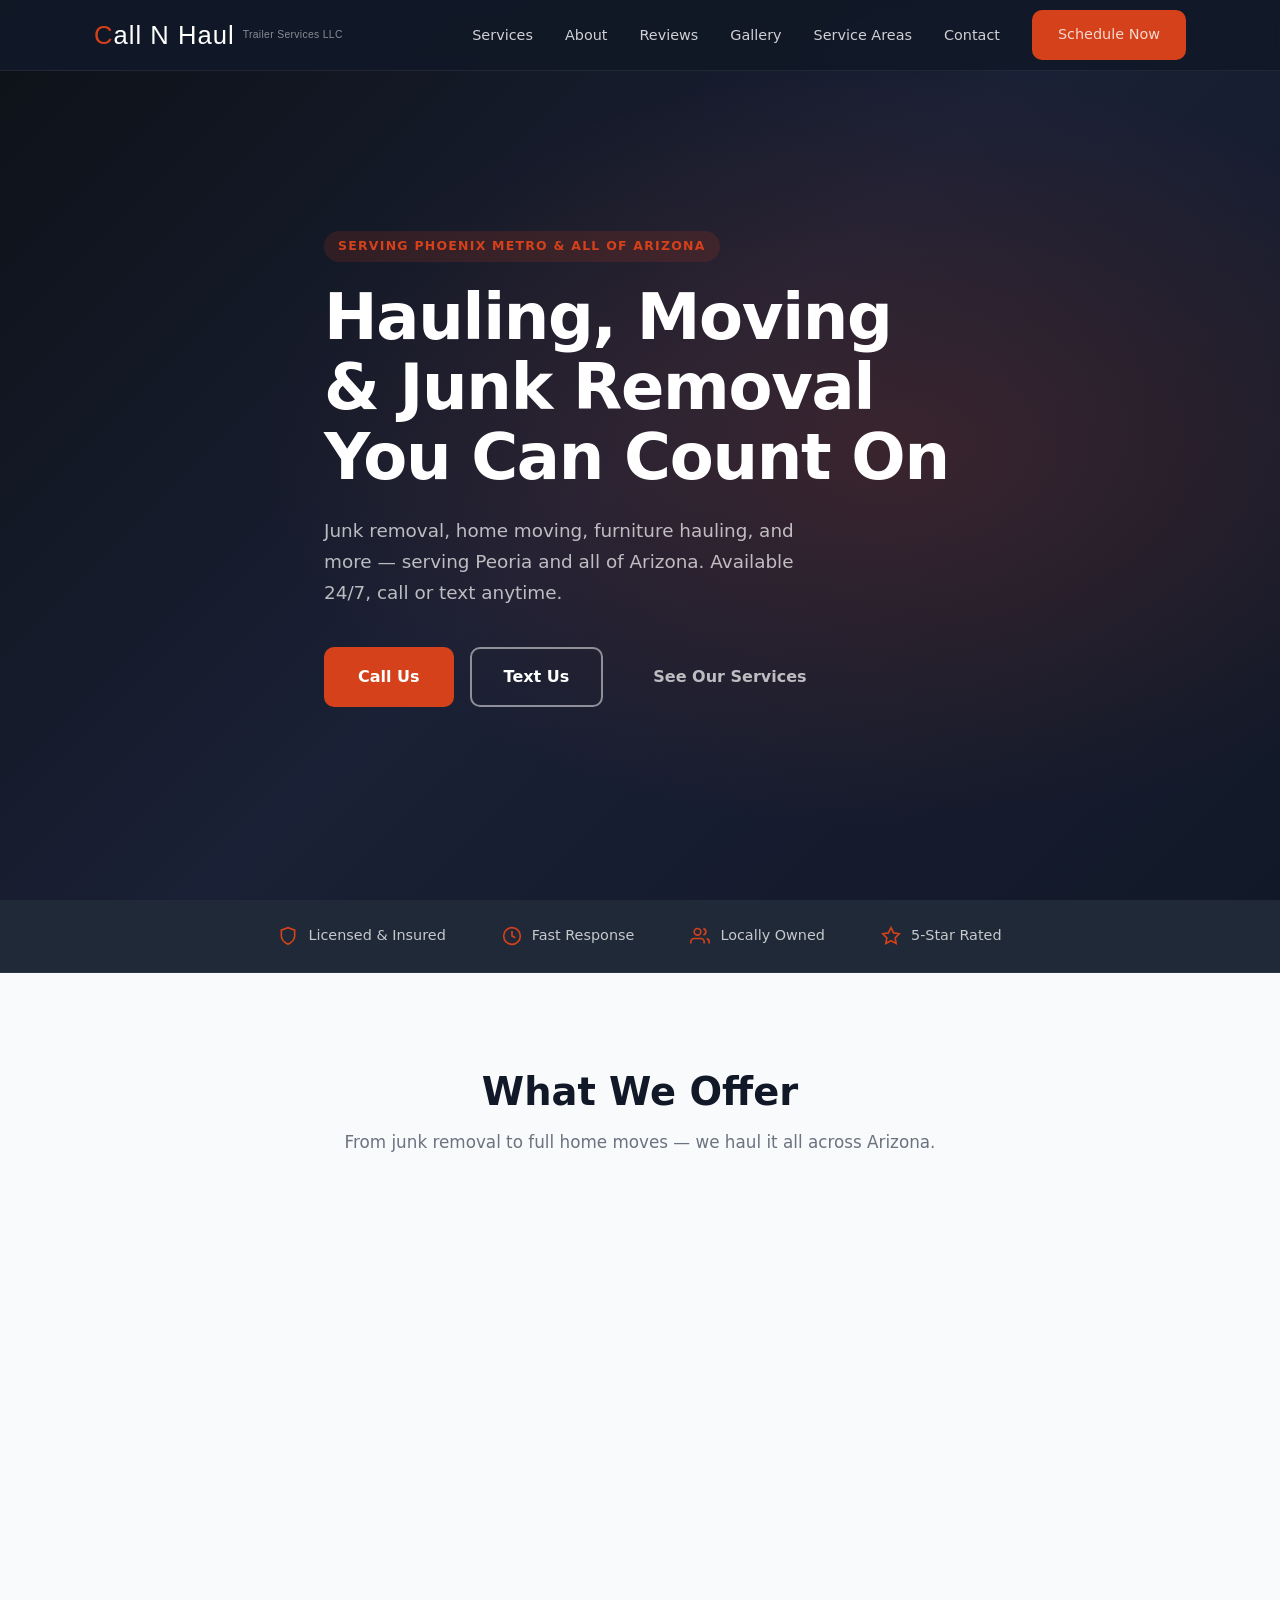
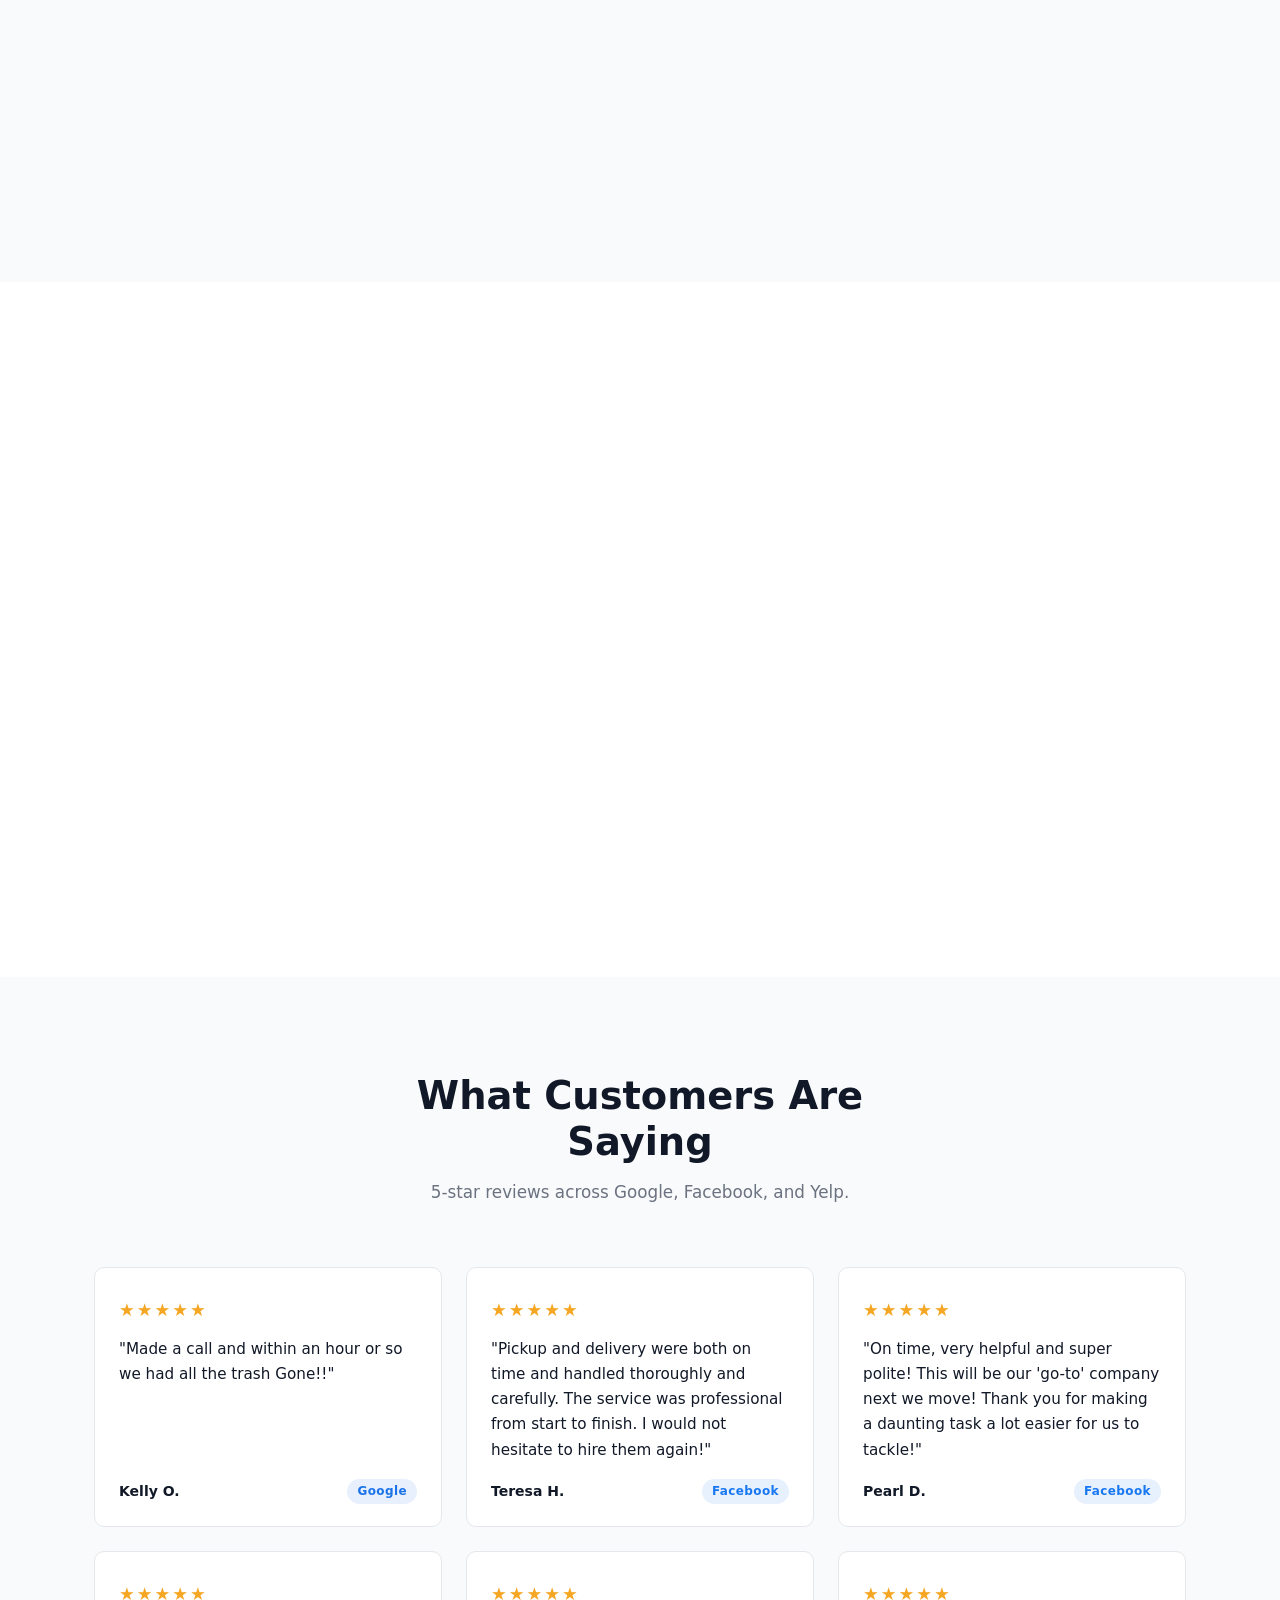
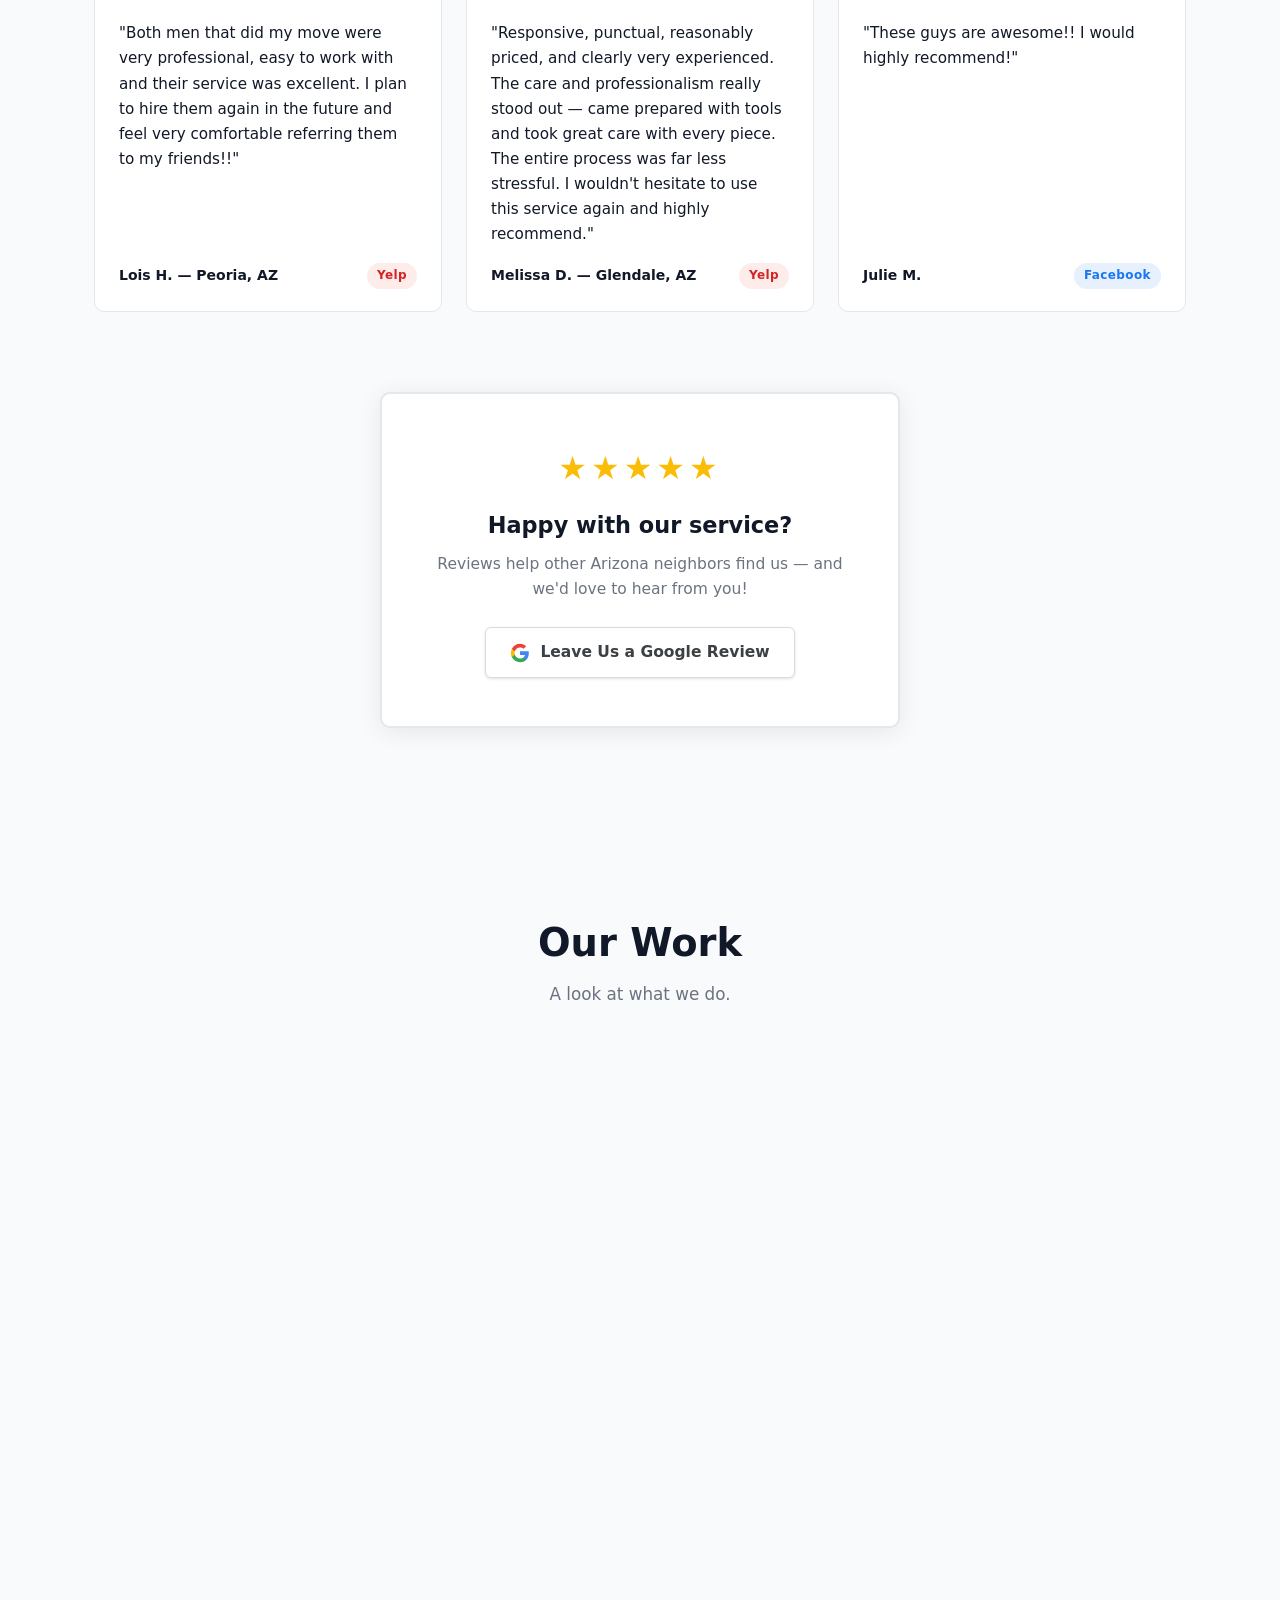
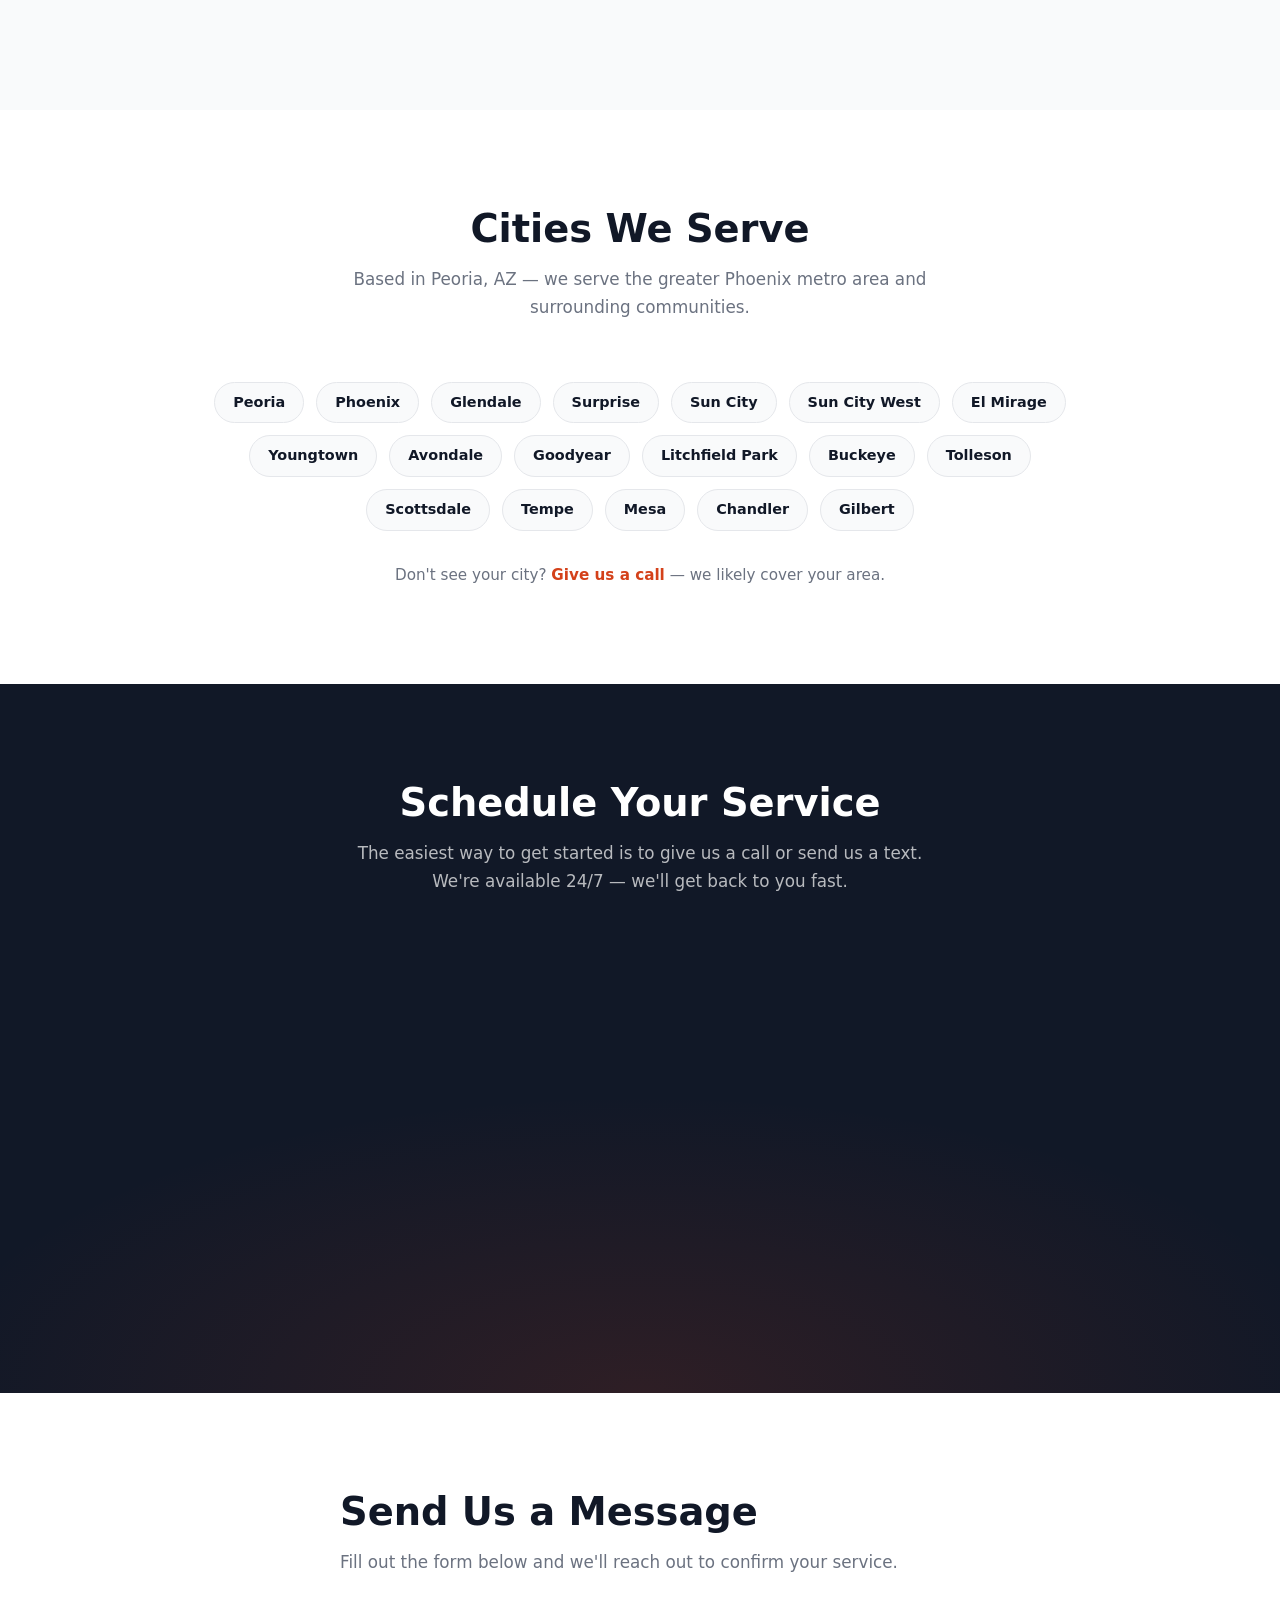
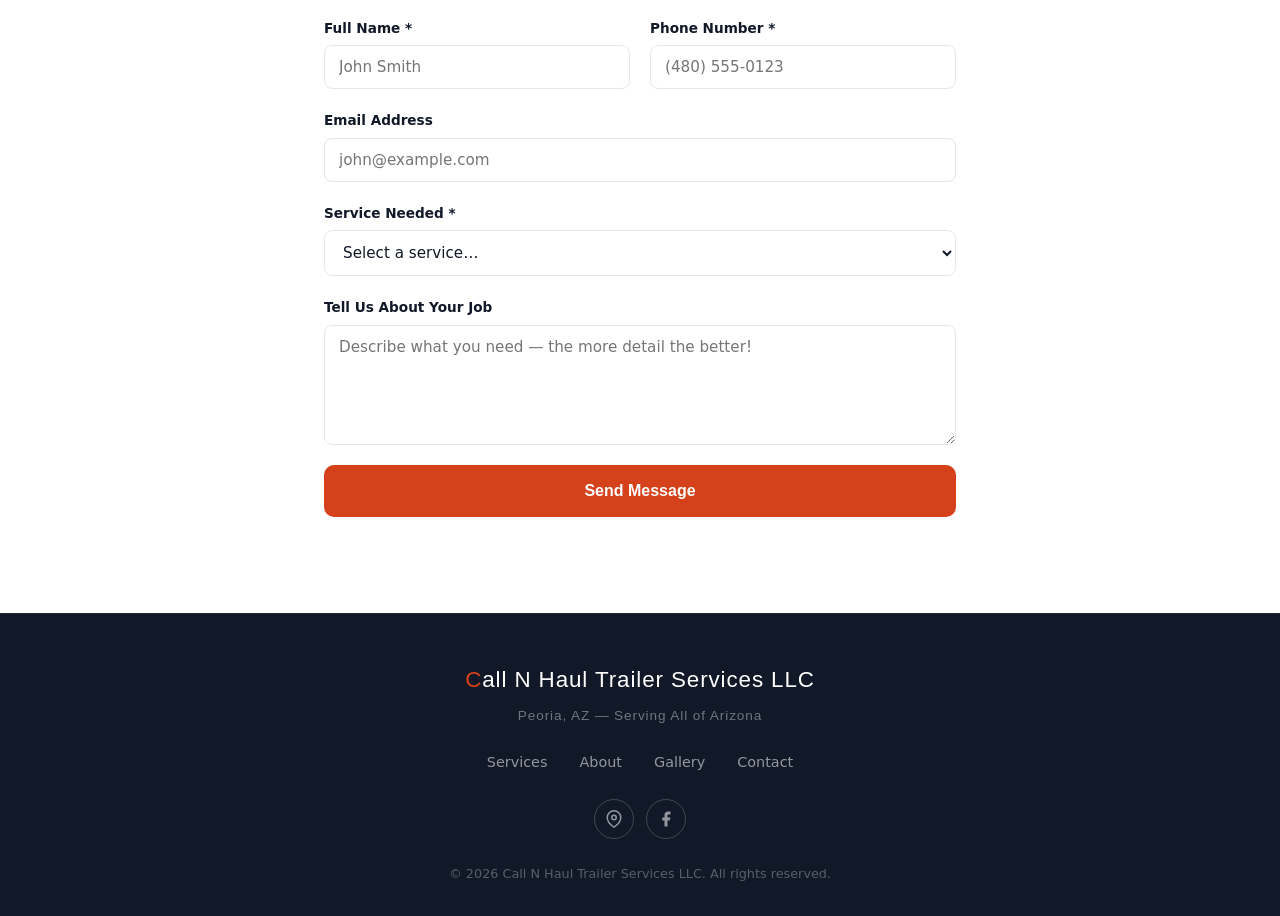
<file: index.html>
<!DOCTYPE html>
<html lang="en">
<head>
  <meta charset="UTF-8" />
  <meta name="viewport" content="width=device-width, initial-scale=1.0" />
  <meta name="description" content="Call N Haul Trailer Services LLC – Junk removal, home moving, furniture hauling, and more. Based in Peoria, AZ, serving all of Arizona. Available 24/7." />
  <meta name="robots" content="index, follow" />
  <meta name="referrer" content="strict-origin-when-cross-origin" />
  <meta name="keywords" content="junk removal Peoria AZ, hauling services Arizona, furniture moving Peoria AZ, home moving Arizona, debris removal, moving company Peoria AZ, same-day hauling, trailer services Arizona" />
  <meta name="author" content="Call N Haul Trailer Services LLC" />
  <meta name="geo.region" content="US-AZ" />
  <meta name="geo.placename" content="Peoria, Arizona" />
  <meta name="geo.position" content="33.5806;-112.2374" />
  <meta name="ICBM" content="33.5806, -112.2374" />
  <!-- Google Search Console: replace content value with your verification code from Search Console -->
  <!-- <meta name="google-site-verification" content="YOUR_VERIFICATION_CODE_HERE" /> -->
  <title>Junk Removal &amp; Hauling Services in Peoria, AZ | Call N Haul Trailer Services</title>
  <link rel="canonical" href="https://www.callnhaulaz.com/" />
  <link rel="shortcut icon" href="favicon.ico" />
  <link rel="icon" type="image/png" sizes="16x16" href="images/favicon-16x16.png" />
  <link rel="icon" type="image/png" sizes="32x32" href="images/favicon-32x32.png" />
  <link rel="icon" type="image/png" sizes="48x48" href="images/favicon-48x48.png" />
  <link rel="icon" type="image/png" sizes="192x192" href="images/favicon-192x192.png" />
  <link rel="apple-touch-icon" sizes="180x180" href="images/favicon-180x180.png" />
  <link rel="manifest" href="site.webmanifest" />

  <!-- Open Graph -->
  <meta property="og:type" content="website" />
  <meta property="og:url" content="https://www.callnhaulaz.com/" />
  <meta property="og:locale" content="en_US" />
  <meta property="og:site_name" content="Call N Haul Trailer Services" />
  <meta property="og:title" content="Junk Removal &amp; Hauling Services in Peoria, AZ | Call N Haul Trailer Services" />
  <meta property="og:description" content="Call N Haul Trailer Services LLC – Junk removal, home moving, furniture hauling, and more. Based in Peoria, AZ, serving all of Arizona. Available 24/7." />
  <meta property="og:image" content="https://www.callnhaulaz.com/images/call-n-haul-loading-dock-az.jpg" />
  <meta property="og:image:alt" content="Call N Haul Trailer Services – trailer at a job site in Peoria, AZ" />

  <!-- Twitter Card -->
  <meta name="twitter:card" content="summary_large_image" />
  <meta name="twitter:title" content="Junk Removal &amp; Hauling Services in Peoria, AZ | Call N Haul Trailer Services" />
  <meta name="twitter:description" content="Call N Haul Trailer Services LLC – Junk removal, home moving, furniture hauling, and more. Based in Peoria, AZ, serving all of Arizona. Available 24/7." />
  <meta name="twitter:image" content="https://www.callnhaulaz.com/images/call-n-haul-loading-dock-az.jpg" />

  <link rel="stylesheet" href="style.css" />
  <link rel="preconnect" href="https://fonts.googleapis.com" />
  <link rel="preconnect" href="https://fonts.gstatic.com" crossorigin />
  <link href="https://fonts.googleapis.com/css2?family=Bebas+Neue&family=Inter:wght@300;400;500;600;700&display=swap" rel="stylesheet" />

  <!-- Content Security Policy -->
  <meta http-equiv="Content-Security-Policy" content="default-src 'self'; script-src 'self'; style-src 'self' https://fonts.googleapis.com; font-src https://fonts.gstatic.com; img-src 'self' data:; connect-src 'self' https://formspree.io; object-src 'none'; base-uri 'self';" />

  <!-- Structured Data: LocalBusiness -->
  <script type="application/ld+json">
  {
    "@context": "https://schema.org",
    "@type": "LocalBusiness",
    "name": "Call N Haul Trailer Services LLC",
    "url": "https://www.callnhaulaz.com",
    "telephone": "+16238508221",
    "email": "callnhaultrailerservices@gmail.com",
    "description": "Junk removal, home moving, furniture hauling, and trailer services based in Peoria, AZ. Serving all of Arizona 24/7.",
    "address": {
      "@type": "PostalAddress",
      "addressLocality": "Peoria",
      "addressRegion": "AZ",
      "addressCountry": "US"
    },
    "areaServed": [
      {"@type": "City", "name": "Peoria", "containedInPlace": {"@type": "State", "name": "Arizona"}},
      {"@type": "City", "name": "Phoenix", "containedInPlace": {"@type": "State", "name": "Arizona"}},
      {"@type": "City", "name": "Glendale", "containedInPlace": {"@type": "State", "name": "Arizona"}},
      {"@type": "City", "name": "Surprise", "containedInPlace": {"@type": "State", "name": "Arizona"}},
      {"@type": "City", "name": "Sun City", "containedInPlace": {"@type": "State", "name": "Arizona"}},
      {"@type": "City", "name": "El Mirage", "containedInPlace": {"@type": "State", "name": "Arizona"}},
      {"@type": "City", "name": "Avondale", "containedInPlace": {"@type": "State", "name": "Arizona"}},
      {"@type": "City", "name": "Goodyear", "containedInPlace": {"@type": "State", "name": "Arizona"}},
      {"@type": "City", "name": "Buckeye", "containedInPlace": {"@type": "State", "name": "Arizona"}},
      {"@type": "City", "name": "Scottsdale", "containedInPlace": {"@type": "State", "name": "Arizona"}},
      {"@type": "City", "name": "Tempe", "containedInPlace": {"@type": "State", "name": "Arizona"}},
      {"@type": "City", "name": "Mesa", "containedInPlace": {"@type": "State", "name": "Arizona"}},
      {"@type": "City", "name": "Chandler", "containedInPlace": {"@type": "State", "name": "Arizona"}},
      {"@type": "City", "name": "Gilbert", "containedInPlace": {"@type": "State", "name": "Arizona"}}
    ],
    "openingHoursSpecification": {
      "@type": "OpeningHoursSpecification",
      "dayOfWeek": ["Monday","Tuesday","Wednesday","Thursday","Friday","Saturday","Sunday"],
      "opens": "00:00",
      "closes": "23:59"
    },
    "image": "https://www.callnhaulaz.com/images/call-n-haul-loading-dock-az.jpg",
    "sameAs": [
      "https://maps.app.goo.gl/7r7MuAvSWcdnnBJu7?g_st=ic",
      "https://www.facebook.com/share/1CQijHrCpA/?mibextid=wwXIfr"
    ],
    "aggregateRating": {
      "@type": "AggregateRating",
      "ratingValue": "5",
      "reviewCount": "6",
      "bestRating": "5"
    },
    "priceRange": "$$",
    "hasOfferCatalog": {
      "@type": "OfferCatalog",
      "name": "Hauling & Removal Services",
      "itemListElement": [
        {"@type": "Offer", "itemOffered": {"@type": "Service", "name": "Junk Removal"}},
        {"@type": "Offer", "itemOffered": {"@type": "Service", "name": "Home Moving"}},
        {"@type": "Offer", "itemOffered": {"@type": "Service", "name": "Furniture Hauling"}},
        {"@type": "Offer", "itemOffered": {"@type": "Service", "name": "Appliance Removal"}},
        {"@type": "Offer", "itemOffered": {"@type": "Service", "name": "Debris Cleanup"}},
        {"@type": "Offer", "itemOffered": {"@type": "Service", "name": "Trailer Services"}}
      ]
    }
  }
  </script>
</head>
<body>

  <!-- NAV -->
  <header class="nav-wrap">
    <nav class="nav container">
      <a href="/" class="logo">
        <span class="logo-mark">C</span>all N Haul
        <span class="logo-sub">Trailer Services LLC</span>
      </a>
      <ul class="nav-links">
        <li><a href="#services">Services</a></li>
        <li><a href="#about">About</a></li>
        <li><a href="#reviews">Reviews</a></li>
        <li><a href="#gallery">Gallery</a></li>
        <li><a href="#areas">Service Areas</a></li>
        <li><a href="#contact">Contact</a></li>
        <li><a href="#schedule" class="btn btn-primary">Schedule Now</a></li>
      </ul>
      <button class="nav-toggle" aria-label="Toggle menu">
        <span></span><span></span><span></span>
      </button>
    </nav>
  </header>

  <!-- HERO -->
  <section class="hero">
    <div class="hero-bg"></div>
    <div class="container hero-content">
      <span class="badge">Serving Phoenix Metro &amp; All of Arizona</span>
      <h1>Hauling, Moving & Junk Removal<br />You Can Count On</h1>
      <p class="hero-sub">Junk removal, home moving, furniture hauling, and more — serving Peoria and all of Arizona. Available 24/7, call or text anytime.</p>
      <div class="hero-actions">
        <a href="tel:+16238508221" class="btn btn-primary btn-lg">Call Us</a>
        <a href="sms:+16238508221?body=Hi%2C%20I%27m%20interested%20in%20your%20hauling%20services!" class="btn btn-outline btn-lg">Text Us</a>
        <a href="#services" class="btn btn-ghost btn-lg">See Our Services</a>
      </div>
    </div>
  </section>

  <!-- TRUST BAR -->
  <section class="trust-bar">
    <div class="container trust-grid">
      <div class="trust-item">
        <svg xmlns="http://www.w3.org/2000/svg" viewBox="0 0 24 24" fill="none" stroke="currentColor" stroke-width="2"><path d="M12 22s8-4 8-10V5l-8-3-8 3v7c0 6 8 10 8 10z"/></svg>
        <span>Licensed &amp; Insured</span>
      </div>
      <div class="trust-item">
        <svg xmlns="http://www.w3.org/2000/svg" viewBox="0 0 24 24" fill="none" stroke="currentColor" stroke-width="2"><circle cx="12" cy="12" r="10"/><polyline points="12 6 12 12 16 14"/></svg>
        <span>Fast Response</span>
      </div>
      <div class="trust-item">
        <svg xmlns="http://www.w3.org/2000/svg" viewBox="0 0 24 24" fill="none" stroke="currentColor" stroke-width="2"><path d="M17 21v-2a4 4 0 0 0-4-4H5a4 4 0 0 0-4 4v2"/><circle cx="9" cy="7" r="4"/><path d="M23 21v-2a4 4 0 0 0-3-3.87"/><path d="M16 3.13a4 4 0 0 1 0 7.75"/></svg>
        <span>Locally Owned</span>
      </div>
      <div class="trust-item">
        <svg xmlns="http://www.w3.org/2000/svg" viewBox="0 0 24 24" fill="none" stroke="currentColor" stroke-width="2"><polygon points="12 2 15.09 8.26 22 9.27 17 14.14 18.18 21.02 12 17.77 5.82 21.02 7 14.14 2 9.27 8.91 8.26 12 2"/></svg>
        <span>5-Star Rated</span>
      </div>
    </div>
  </section>

  <!-- SERVICES -->
  <section id="services" class="section services">
    <div class="container">
      <div class="section-header">
        <h2>What We Offer</h2>
        <p>From junk removal to full home moves — we haul it all across Arizona.</p>
      </div>
      <div class="services-grid">

        <div class="service-card">
          <div class="service-icon">
            <svg xmlns="http://www.w3.org/2000/svg" viewBox="0 0 24 24" fill="none" stroke="currentColor" stroke-width="2"><polyline points="3 6 5 6 21 6"/><path d="M19 6l-1 14H6L5 6"/><path d="M10 11v6"/><path d="M14 11v6"/><path d="M9 6V4h6v2"/></svg>
          </div>
          <h3>Junk Removal</h3>
          <p>Clearing out clutter, old furniture, appliances, or debris? We haul it away fast and affordably.</p>
        </div>

        <div class="service-card">
          <div class="service-icon">
            <svg xmlns="http://www.w3.org/2000/svg" viewBox="0 0 24 24" fill="none" stroke="currentColor" stroke-width="2"><rect x="1" y="3" width="15" height="13"/><polygon points="16 8 20 8 23 11 23 16 16 16 16 8"/><circle cx="5.5" cy="18.5" r="2.5"/><circle cx="18.5" cy="18.5" r="2.5"/></svg>
          </div>
          <h3>Home Moving</h3>
          <p>Full home moves handled with care. We load, haul, and unload so you don't have to stress.</p>
        </div>

        <div class="service-card">
          <div class="service-icon">
            <svg xmlns="http://www.w3.org/2000/svg" viewBox="0 0 24 24" fill="none" stroke="currentColor" stroke-width="2"><path d="M17 21v-2a4 4 0 0 0-4-4H5a4 4 0 0 0-4 4v2"/><circle cx="9" cy="7" r="4"/><path d="M23 21v-2a4 4 0 0 0-3-3.87"/><path d="M16 3.13a4 4 0 0 1 0 7.75"/></svg>
          </div>
          <h3>Moving Assistance</h3>
          <p>Need an extra set of hands? We help with loading, unloading, and heavy lifting on any move.</p>
        </div>

        <div class="service-card">
          <div class="service-icon">
            <svg xmlns="http://www.w3.org/2000/svg" viewBox="0 0 24 24" fill="none" stroke="currentColor" stroke-width="2"><path d="M3 9l9-7 9 7v11a2 2 0 0 1-2 2H5a2 2 0 0 1-2-2z"/><polyline points="9 22 9 12 15 12 15 22"/></svg>
          </div>
          <h3>Furniture Moving</h3>
          <p>Couches, beds, dressers — we move furniture carefully whether it's across town or across the state.</p>
        </div>

        <div class="service-card">
          <div class="service-icon">
            <svg xmlns="http://www.w3.org/2000/svg" viewBox="0 0 24 24" fill="none" stroke="currentColor" stroke-width="2"><path d="M6 2L3 6v14a2 2 0 0 0 2 2h14a2 2 0 0 0 2-2V6l-3-4z"/><line x1="3" y1="6" x2="21" y2="6"/><path d="M16 10a4 4 0 0 1-8 0"/></svg>
          </div>
          <h3>Facebook Marketplace Pickups</h3>
          <p>Scored a deal but can't haul it yourself? We pick up your Facebook Marketplace finds and deliver them to your door.</p>
        </div>

        <div class="service-card">
          <div class="service-icon">
            <svg xmlns="http://www.w3.org/2000/svg" viewBox="0 0 24 24" fill="none" stroke="currentColor" stroke-width="2"><polygon points="12 2 15.09 8.26 22 9.27 17 14.14 18.18 21.02 12 17.77 5.82 21.02 7 14.14 2 9.27 8.91 8.26 12 2"/></svg>
          </div>
          <h3>Real Estate Staging</h3>
          <p>Getting a property market-ready? We move and arrange furniture to make your listing shine.</p>
        </div>

      </div>
    </div>
  </section>

  <!-- ABOUT -->
  <section id="about" class="section about">
    <div class="container about-grid">
      <div class="about-image">
        <img src="images/full-home-move-peoria-az.jpg" alt="Call N Haul full home moving service in Peoria AZ" loading="lazy">
      </div>
      <div class="about-text">
        <span class="eyebrow">About Us</span>
        <h2>Peoria's Go-To Hauling & Moving Crew</h2>
        <p>Call N Haul Trailer Services LLC is a locally owned and operated business based in Peoria, AZ, proudly serving customers across nearly all of Arizona. We built this company on one simple idea: hauling and moving services should be easy to book, fairly priced, and actually show up when they say they will.</p>
        <p>Whether you need junk cleared out, furniture moved across town, help loading a truck, or a same-day Facebook Marketplace pickup — we've got you covered. We're available 24/7 because we know life doesn't always run on a 9-to-5 schedule.</p>
        <a href="#contact" class="btn btn-primary">Get In Touch</a>
      </div>
    </div>
  </section>

  <!-- REVIEWS -->
  <section id="reviews" class="section reviews">
    <div class="container">
      <div class="section-header">
        <h2>What Customers Are Saying</h2>
        <p>5-star reviews across Google, Facebook, and Yelp.</p>
      </div>
      <div class="reviews-grid">

        <div class="review-card">
          <div class="review-stars">★★★★★</div>
          <p class="review-text">"Made a call and within an hour or so we had all the trash Gone!!"</p>
          <div class="review-author">
            <span class="review-name">Kelly O.</span>
            <span class="review-platform platform-google">Google</span>
          </div>
        </div>

        <div class="review-card">
          <div class="review-stars">★★★★★</div>
          <p class="review-text">"Pickup and delivery were both on time and handled thoroughly and carefully. The service was professional from start to finish. I would not hesitate to hire them again!"</p>
          <div class="review-author">
            <span class="review-name">Teresa H.</span>
            <span class="review-platform platform-facebook">Facebook</span>
          </div>
        </div>

        <div class="review-card">
          <div class="review-stars">★★★★★</div>
          <p class="review-text">"On time, very helpful and super polite! This will be our 'go-to' company next we move! Thank you for making a daunting task a lot easier for us to tackle!"</p>
          <div class="review-author">
            <span class="review-name">Pearl D.</span>
            <span class="review-platform platform-facebook">Facebook</span>
          </div>
        </div>

        <div class="review-card">
          <div class="review-stars">★★★★★</div>
          <p class="review-text">"Both men that did my move were very professional, easy to work with and their service was excellent. I plan to hire them again in the future and feel very comfortable referring them to my friends!!"</p>
          <div class="review-author">
            <span class="review-name">Lois H. &mdash; Peoria, AZ</span>
            <span class="review-platform platform-yelp">Yelp</span>
          </div>
        </div>

        <div class="review-card">
          <div class="review-stars">★★★★★</div>
          <p class="review-text">"Responsive, punctual, reasonably priced, and clearly very experienced. The care and professionalism really stood out — came prepared with tools and took great care with every piece. The entire process was far less stressful. I wouldn't hesitate to use this service again and highly recommend."</p>
          <div class="review-author">
            <span class="review-name">Melissa D. &mdash; Glendale, AZ</span>
            <span class="review-platform platform-yelp">Yelp</span>
          </div>
        </div>

        <div class="review-card">
          <div class="review-stars">★★★★★</div>
          <p class="review-text">"These guys are awesome!! I would highly recommend!"</p>
          <div class="review-author">
            <span class="review-name">Julie M.</span>
            <span class="review-platform platform-facebook">Facebook</span>
          </div>
        </div>

      </div>

      <!-- Leave a Review CTA -->
      <div class="leave-review-cta">
        <div class="leave-review-stars">★★★★★</div>
        <h3>Happy with our service?</h3>
        <p>Reviews help other Arizona neighbors find us — and we'd love to hear from you!</p>
        <a href="https://g.page/r/Cb1pfFIKGUSgEAE/review" target="_blank" rel="noopener noreferrer" class="btn btn-google">
          <svg xmlns="http://www.w3.org/2000/svg" viewBox="0 0 24 24" width="20" height="20" aria-hidden="true">
            <path fill="#4285F4" d="M22.56 12.25c0-.78-.07-1.53-.2-2.25H12v4.26h5.92c-.26 1.37-1.04 2.53-2.21 3.31v2.77h3.57c2.08-1.92 3.28-4.74 3.28-8.09z"/>
            <path fill="#34A853" d="M12 23c2.97 0 5.46-.98 7.28-2.66l-3.57-2.77c-.98.66-2.23 1.06-3.71 1.06-2.86 0-5.29-1.93-6.16-4.53H2.18v2.84C3.99 20.53 7.7 23 12 23z"/>
            <path fill="#FBBC05" d="M5.84 14.09c-.22-.66-.35-1.36-.35-2.09s.13-1.43.35-2.09V7.07H2.18C1.43 8.55 1 10.22 1 12s.43 3.45 1.18 4.93l3.66-2.84z"/>
            <path fill="#EA4335" d="M12 5.38c1.62 0 3.06.56 4.21 1.64l3.15-3.15C17.45 2.09 14.97 1 12 1 7.7 1 3.99 3.47 2.18 7.07l3.66 2.84c.87-2.6 3.3-4.53 6.16-4.53z"/>
          </svg>
          Leave Us a Google Review
        </a>
      </div>

    </div>
  </section>

  <!-- GALLERY -->
  <section id="gallery" class="section gallery">
    <div class="container">
      <div class="section-header">
        <h2>Our Work</h2>
        <p>A look at what we do. </p>
      </div>
      <div class="gallery-grid">
        <img src="images/call-n-haul-truck-peoria-az.jpg" alt="Call N Haul truck ready for a job in Peoria AZ" loading="lazy">
        <img src="images/furniture-hauling-peoria-az.jpg" alt="Trailer loaded with furniture for hauling in Peoria AZ" loading="lazy">
        <img src="images/large-item-delivery-arizona.jpg" alt="Large item delivery service by Call N Haul Arizona" loading="lazy">
        <img src="images/mattress-removal-arizona.jpg" alt="Mattress and furniture removal service Arizona" loading="lazy">
        <img src="images/junk-removal-truck-arizona.jpg" alt="Call N Haul junk removal truck and trailer Arizona" loading="lazy">
        <img src="images/call-n-haul-loading-dock-az.jpg" alt="Call N Haul truck and trailer at loading dock Arizona" loading="lazy">
      </div>
    </div>
  </section>

  <!-- SERVICE AREAS -->
  <section id="areas" class="section service-areas">
    <div class="container">
      <div class="section-header">
        <h2>Cities We Serve</h2>
        <p>Based in Peoria, AZ — we serve the greater Phoenix metro area and surrounding communities.</p>
      </div>
      <div class="areas-grid">
        <span class="area-tag">Peoria</span>
        <span class="area-tag">Phoenix</span>
        <span class="area-tag">Glendale</span>
        <span class="area-tag">Surprise</span>
        <span class="area-tag">Sun City</span>
        <span class="area-tag">Sun City West</span>
        <span class="area-tag">El Mirage</span>
        <span class="area-tag">Youngtown</span>
        <span class="area-tag">Avondale</span>
        <span class="area-tag">Goodyear</span>
        <span class="area-tag">Litchfield Park</span>
        <span class="area-tag">Buckeye</span>
        <span class="area-tag">Tolleson</span>
        <span class="area-tag">Scottsdale</span>
        <span class="area-tag">Tempe</span>
        <span class="area-tag">Mesa</span>
        <span class="area-tag">Chandler</span>
        <span class="area-tag">Gilbert</span>
      </div>
      <p class="areas-note">Don't see your city? <a href="tel:+16238508221">Give us a call</a> — we likely cover your area.</p>
    </div>
  </section>

  <!-- SCHEDULE / CONTACT -->
  <section id="schedule" class="section schedule">
    <div class="container">
      <div class="section-header light">
        <h2>Schedule Your Service</h2>
        <p>The easiest way to get started is to give us a call or send us a text. We're available 24/7 — we'll get back to you fast.</p>
      </div>
      <div class="schedule-grid">
        <div class="contact-card">
          <svg xmlns="http://www.w3.org/2000/svg" viewBox="0 0 24 24" fill="none" stroke="currentColor" stroke-width="2"><path d="M22 16.92v3a2 2 0 0 1-2.18 2 19.79 19.79 0 0 1-8.63-3.07A19.5 19.5 0 0 1 4.69 12 19.79 19.79 0 0 1 1.61 3.42 2 2 0 0 1 3.6 1h3a2 2 0 0 1 2 1.72c.127.96.361 1.903.7 2.81a2 2 0 0 1-.45 2.11L7.91 8.36a16 16 0 0 0 6 6l.92-.92a2 2 0 0 1 2.11-.45c.907.339 1.85.573 2.81.7A2 2 0 0 1 22 16.92z"/></svg>
          <h3>Call or Text</h3>
          <div class="contact-call-text">
            <a href="tel:+16238508221" class="contact-link" aria-label="Call us at (623) 850-8221">
              <svg xmlns="http://www.w3.org/2000/svg" viewBox="0 0 24 24" fill="none" stroke="currentColor" stroke-width="2" aria-hidden="true" width="16" height="16"><path d="M22 16.92v3a2 2 0 0 1-2.18 2 19.79 19.79 0 0 1-8.63-3.07A19.5 19.5 0 0 1 4.69 12 19.79 19.79 0 0 1 1.61 3.38 2 2 0 0 1 3.6 1.22h3a2 2 0 0 1 2 1.72 12.84 12.84 0 0 0 .7 2.81 2 2 0 0 1-.45 2.11L7.91 8.8a16 16 0 0 0 6.29 6.29l.96-.95a2 2 0 0 1 2.11-.45 12.84 12.84 0 0 0 2.81.7A2 2 0 0 1 22 16.92z"/></svg>
              Call Us
            </a>
            <a href="sms:+16238508221?body=Hi%2C%20I%27m%20interested%20in%20your%20hauling%20services!" class="contact-link" aria-label="Text us at (623) 850-8221">
              <svg xmlns="http://www.w3.org/2000/svg" viewBox="0 0 24 24" fill="none" stroke="currentColor" stroke-width="2" aria-hidden="true" width="16" height="16"><path d="M21 15a2 2 0 0 1-2 2H7l-4 4V5a2 2 0 0 1 2-2h14a2 2 0 0 1 2 2z"/></svg>
              Text Us
            </a>
          </div>
          <p>(623) 850-8221 &mdash; 24/7</p>
        </div>
        <div class="contact-card">
          <svg xmlns="http://www.w3.org/2000/svg" viewBox="0 0 24 24" fill="none" stroke="currentColor" stroke-width="2"><path d="M4 4h16c1.1 0 2 .9 2 2v12c0 1.1-.9 2-2 2H4c-1.1 0-2-.9-2-2V6c0-1.1.9-2 2-2z"/><polyline points="22,6 12,13 2,6"/></svg>
          <h3>Email Us</h3>
          <a href="mailto:callnhaultrailerservices@gmail.com" class="contact-link">callnhaultrailerservices@gmail.com</a>
          <p>We respond within 24 hours</p>
        </div>
        <div class="contact-card">
          <svg xmlns="http://www.w3.org/2000/svg" viewBox="0 0 24 24" fill="none" stroke="currentColor" stroke-width="2"><path d="M21 10c0 7-9 13-9 13s-9-6-9-13a9 9 0 0 1 18 0z"/><circle cx="12" cy="10" r="3"/></svg>
          <h3>Service Area</h3>
          <p class="contact-link">Peoria, Arizona</p>
          <p>Serving Most of AZ</p>
        </div>
        <div class="contact-card">
          <svg xmlns="http://www.w3.org/2000/svg" viewBox="0 0 24 24" fill="none" stroke="currentColor" stroke-width="2"><circle cx="12" cy="12" r="10"/><line x1="2" y1="12" x2="22" y2="12"/><path d="M12 2a15.3 15.3 0 0 1 4 10 15.3 15.3 0 0 1-4 10 15.3 15.3 0 0 1-4-10 15.3 15.3 0 0 1 4-10z"/></svg>
          <h3>Find Us Online</h3>
          <div class="contact-social-links">
            <a href="https://maps.app.goo.gl/7r7MuAvSWcdnnBJu7?g_st=ic" class="contact-link" target="_blank" rel="noopener noreferrer">Google Business</a>
            <a href="https://www.facebook.com/share/1CQijHrCpA/?mibextid=wwXIfr" class="contact-link" target="_blank" rel="noopener noreferrer">Facebook Page</a>
          </div>
        </div>
      </div>
    </div>
  </section>

  <!-- CONTACT FORM -->
  <section id="contact" class="section contact-form-section">
    <div class="container contact-form-wrap">
      <div class="section-header">
        <h2>Send Us a Message</h2>
        <p>Fill out the form below and we'll reach out to confirm your service.</p>
      </div>
      <form class="contact-form" id="contact-form" novalidate>
        <div class="form-row">
          <div class="form-group">
            <label for="name">Full Name *</label>
            <input type="text" id="name" name="name" placeholder="John Smith" autocomplete="name" required />
          </div>
          <div class="form-group">
            <label for="phone">Phone Number *</label>
            <input type="tel" id="phone" name="phone" placeholder="(480) 555-0123" autocomplete="tel" required />
          </div>
        </div>
        <div class="form-group">
          <label for="email">Email Address</label>
          <input type="email" id="email" name="email" placeholder="john@example.com" autocomplete="email" />
        </div>
        <div class="form-group">
          <label for="service">Service Needed *</label>
          <select id="service" name="service" autocomplete="off" required>
            <option value="" disabled selected>Select a service…</option>
            <option>Junk Removal</option>
            <option>Home Moving</option>
            <option>Moving Assistance</option>
            <option>Furniture Moving</option>
            <option>Facebook Marketplace Pickup</option>
            <option>Real Estate Staging</option>
            <option>Other</option>
          </select>
        </div>
        <div class="form-group">
          <label for="message">Tell Us About Your Job</label>
          <textarea id="message" name="message" rows="4" autocomplete="off" placeholder="Describe what you need — the more detail the better!"></textarea>
        </div>
        <button type="submit" class="btn btn-primary btn-lg btn-full">Send Message</button>
        <p id="form-success" class="form-success" hidden>Thanks! We'll be in touch shortly.</p>
        <p id="form-error" class="form-error" hidden>Something went wrong. Please try again or call us at <a href="tel:+16238508221">(623) 850-8221</a>.</p>
      </form>
      <noscript><p class="form-error">JavaScript is required to submit this form. Please call or text us at <a href="tel:+16238508221">(623) 850-8221</a>.</p></noscript>
    </div>
  </section>

  <!-- FOOTER -->
  <footer class="footer">
    <div class="container footer-inner">
      <div class="footer-brand">
        <span><span class="logo-mark">C</span>all N Haul Trailer Services LLC</span>
        <p>Peoria, AZ &mdash; Serving All of Arizona</p>
      </div>
      <div class="footer-links">
        <a href="#services">Services</a>
        <a href="#about">About</a>
        <a href="#gallery">Gallery</a>
        <a href="#contact">Contact</a>
      </div>
      <div class="footer-social">
        <a href="https://maps.app.goo.gl/7r7MuAvSWcdnnBJu7?g_st=ic" class="social-icon-btn" aria-label="Google Business Profile" target="_blank" rel="noopener noreferrer">
          <svg xmlns="http://www.w3.org/2000/svg" viewBox="0 0 24 24" fill="none" stroke="currentColor" stroke-width="2"><path d="M21 10c0 7-9 13-9 13s-9-6-9-13a9 9 0 0 1 18 0z"/><circle cx="12" cy="10" r="3"/></svg>
        </a>
        <a href="https://www.facebook.com/share/1CQijHrCpA/?mibextid=wwXIfr" class="social-icon-btn" aria-label="Facebook Page" target="_blank" rel="noopener noreferrer">
          <svg xmlns="http://www.w3.org/2000/svg" viewBox="0 0 24 24" fill="currentColor"><path d="M18 2h-3a5 5 0 0 0-5 5v3H7v4h3v8h4v-8h3l1-4h-4V7a1 1 0 0 1 1-1h3z"/></svg>
        </a>
      </div>
      <p class="footer-copy">&copy; <span id="year"></span> Call N Haul Trailer Services LLC. All rights reserved.</p>
    </div>
  </footer>

  <script src="app.js"></script>
</body>
</html>
</file>
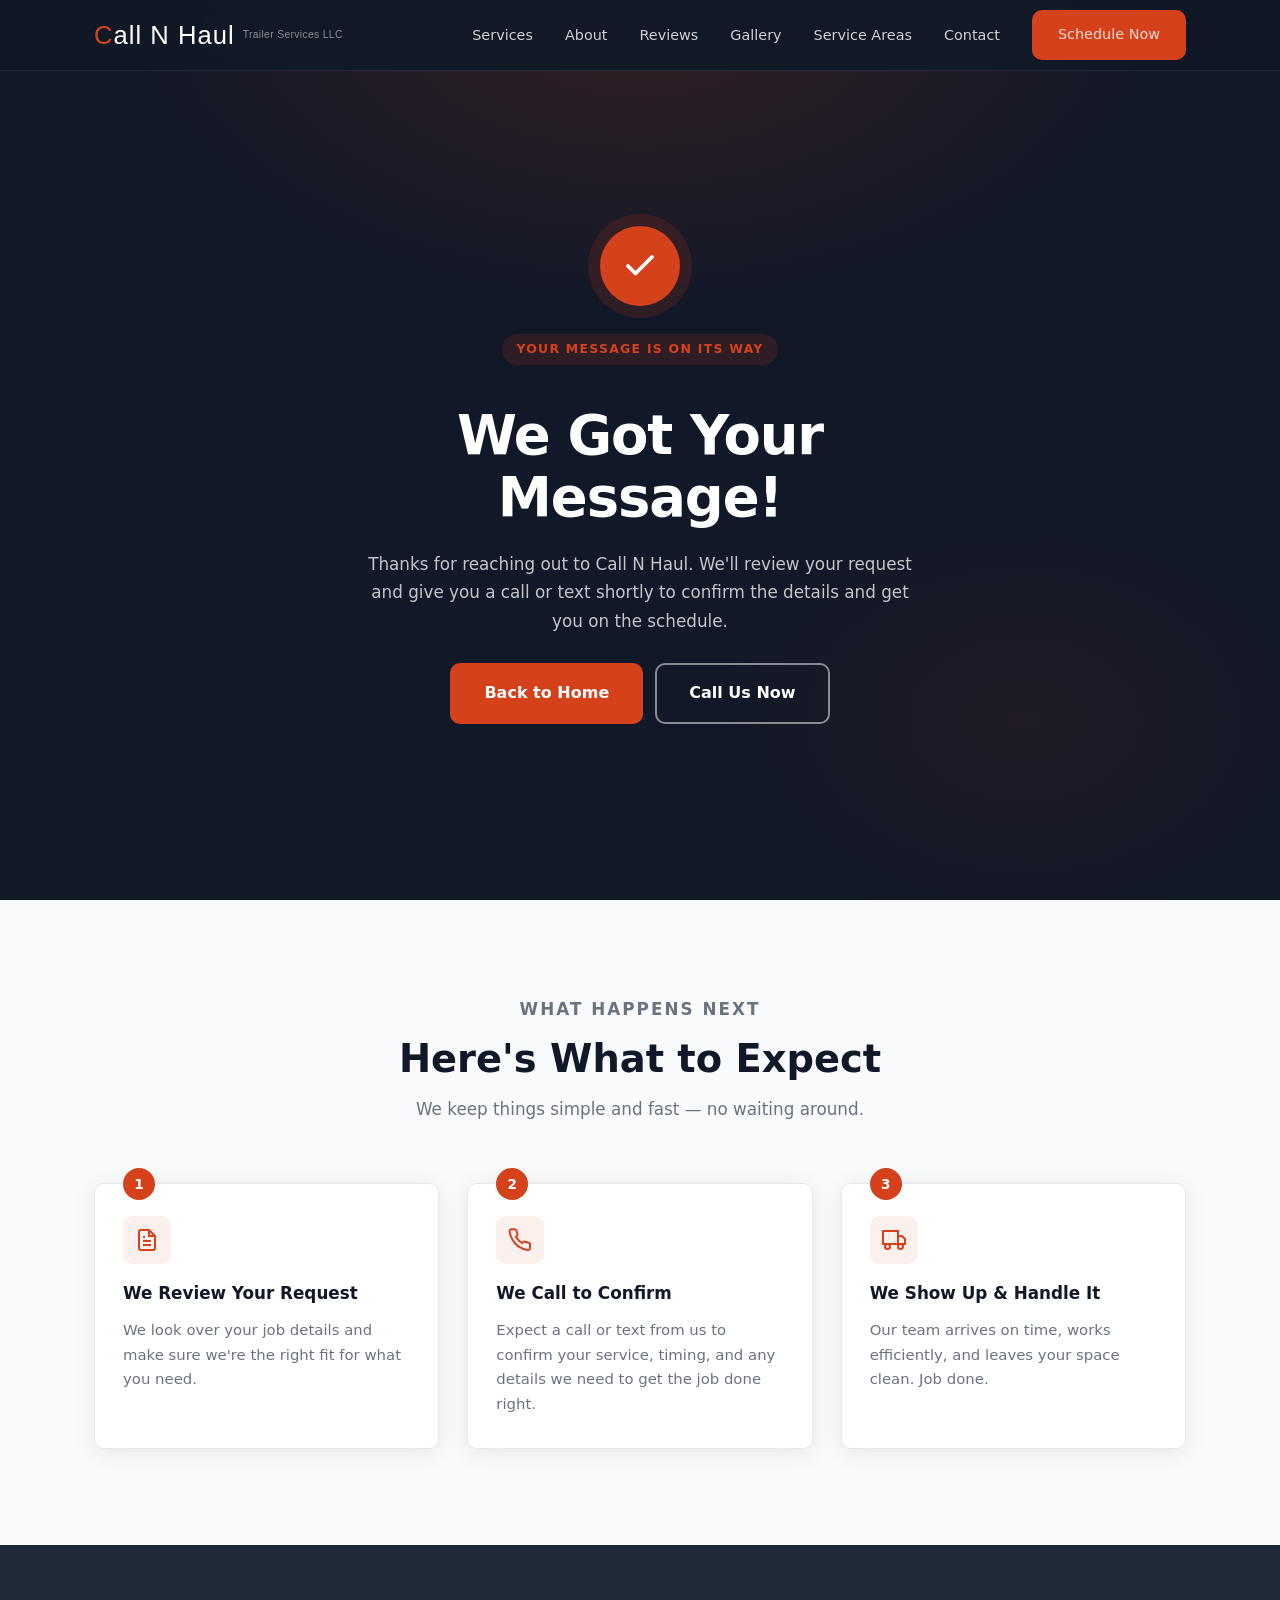
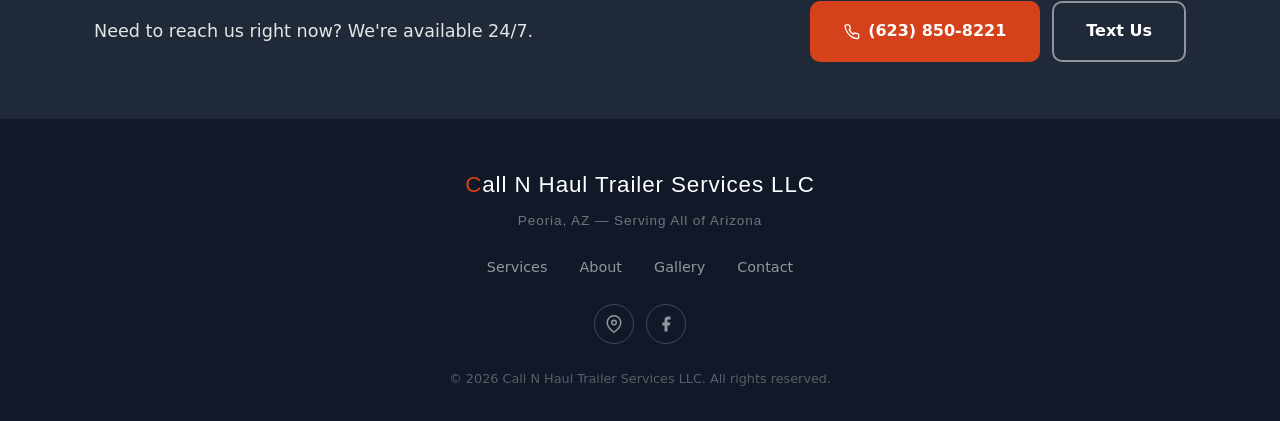
<file: thank-you.html>
<!DOCTYPE html>
<html lang="en">
<head>
  <meta charset="UTF-8" />
  <meta name="viewport" content="width=device-width, initial-scale=1.0" />
  <meta name="robots" content="noindex, nofollow" />
  <meta name="referrer" content="strict-origin-when-cross-origin" />
  <title>Message Received | Call N Haul Trailer Services</title>
  <link rel="canonical" href="https://www.callnhaulaz.com/thank-you.html" />
  <link rel="shortcut icon" href="favicon.ico" />
  <link rel="icon" type="image/png" sizes="16x16" href="images/favicon-16x16.png" />
  <link rel="icon" type="image/png" sizes="32x32" href="images/favicon-32x32.png" />
  <link rel="icon" type="image/png" sizes="48x48" href="images/favicon-48x48.png" />
  <link rel="icon" type="image/png" sizes="192x192" href="images/favicon-192x192.png" />
  <link rel="apple-touch-icon" sizes="180x180" href="images/favicon-180x180.png" />
  <link rel="manifest" href="site.webmanifest" />

  <link rel="stylesheet" href="style.css" />
  <link rel="preconnect" href="https://fonts.googleapis.com" />
  <link rel="preconnect" href="https://fonts.gstatic.com" crossorigin />
  <link href="https://fonts.googleapis.com/css2?family=Bebas+Neue&family=Inter:wght@300;400;500;600;700&display=swap" rel="stylesheet" />

  <!-- Content Security Policy -->
  <meta http-equiv="Content-Security-Policy" content="default-src 'self'; script-src 'self'; style-src 'self' https://fonts.googleapis.com; font-src https://fonts.gstatic.com; img-src 'self' data:; connect-src 'self'; object-src 'none'; base-uri 'self';" />
</head>
<body>

  <!-- HEADER -->
  <header class="nav-wrap">
    <nav class="nav container">
      <a href="/" class="logo">
        <span class="logo-mark">C</span>all N Haul
        <span class="logo-sub">Trailer Services LLC</span>
      </a>
      <ul class="nav-links">
        <li><a href="/#services">Services</a></li>
        <li><a href="/#about">About</a></li>
        <li><a href="/#reviews">Reviews</a></li>
        <li><a href="/#gallery">Gallery</a></li>
        <li><a href="/#areas">Service Areas</a></li>
        <li><a href="/#contact">Contact</a></li>
        <li><a href="/#schedule" class="btn btn-primary">Schedule Now</a></li>
      </ul>
      <button class="nav-toggle" aria-label="Toggle menu">
        <span></span><span></span><span></span>
      </button>
    </nav>
  </header>

  <!-- THANK YOU HERO -->
  <section class="ty-hero">
    <div class="ty-hero-bg"></div>
    <div class="container ty-hero-content">
      <div class="ty-check-wrap">
        <div class="ty-check-circle">
          <svg xmlns="http://www.w3.org/2000/svg" viewBox="0 0 24 24" fill="none" stroke="currentColor" stroke-width="2.5" stroke-linecap="round" stroke-linejoin="round" aria-hidden="true"><polyline points="20 6 9 17 4 12"/></svg>
        </div>
      </div>
      <span class="badge">Your message is on its way</span>
      <h1>We Got Your Message!</h1>
      <p class="ty-sub">Thanks for reaching out to Call N Haul. We'll review your request and give you a call or text shortly to confirm the details and get you on the schedule.</p>
      <div class="ty-actions">
        <a href="/" class="btn btn-primary btn-lg">Back to Home</a>
        <a href="tel:+16238508221" class="btn btn-outline btn-lg">Call Us Now</a>
      </div>
    </div>
  </section>

  <!-- NEXT STEPS -->
  <section class="section ty-steps-section">
    <div class="container">
      <div class="section-header">
        <p class="eyebrow">What Happens Next</p>
        <h2>Here's What to Expect</h2>
        <p>We keep things simple and fast — no waiting around.</p>
      </div>
      <div class="ty-steps-grid">

        <div class="ty-step">
          <div class="ty-step-num">1</div>
          <div class="ty-step-icon">
            <svg xmlns="http://www.w3.org/2000/svg" viewBox="0 0 24 24" fill="none" stroke="currentColor" stroke-width="2" aria-hidden="true"><path d="M14 2H6a2 2 0 0 0-2 2v16a2 2 0 0 0 2 2h12a2 2 0 0 0 2-2V8z"/><polyline points="14 2 14 8 20 8"/><line x1="16" y1="13" x2="8" y2="13"/><line x1="16" y1="17" x2="8" y2="17"/><polyline points="10 9 9 9 8 9"/></svg>
          </div>
          <h3>We Review Your Request</h3>
          <p>We look over your job details and make sure we're the right fit for what you need.</p>
        </div>

        <div class="ty-step">
          <div class="ty-step-num">2</div>
          <div class="ty-step-icon">
            <svg xmlns="http://www.w3.org/2000/svg" viewBox="0 0 24 24" fill="none" stroke="currentColor" stroke-width="2" aria-hidden="true"><path d="M22 16.92v3a2 2 0 0 1-2.18 2 19.79 19.79 0 0 1-8.63-3.07A19.5 19.5 0 0 1 4.69 12 19.79 19.79 0 0 1 1.61 3.38 2 2 0 0 1 3.6 1.22h3a2 2 0 0 1 2 1.72 12.84 12.84 0 0 0 .7 2.81 2 2 0 0 1-.45 2.11L7.91 8.8a16 16 0 0 0 6.29 6.29l.96-.95a2 2 0 0 1 2.11-.45 12.84 12.84 0 0 0 2.81.7A2 2 0 0 1 22 16.92z"/></svg>
          </div>
          <h3>We Call to Confirm</h3>
          <p>Expect a call or text from us to confirm your service, timing, and any details we need to get the job done right.</p>
        </div>

        <div class="ty-step">
          <div class="ty-step-num">3</div>
          <div class="ty-step-icon">
            <svg xmlns="http://www.w3.org/2000/svg" viewBox="0 0 24 24" fill="none" stroke="currentColor" stroke-width="2" aria-hidden="true"><rect x="1" y="3" width="15" height="13"/><polygon points="16 8 20 8 23 11 23 16 16 16 16 8"/><circle cx="5.5" cy="18.5" r="2.5"/><circle cx="18.5" cy="18.5" r="2.5"/></svg>
          </div>
          <h3>We Show Up &amp; Handle It</h3>
          <p>Our team arrives on time, works efficiently, and leaves your space clean. Job done.</p>
        </div>

      </div>
    </div>
  </section>

  <!-- CONTACT NUDGE -->
  <section class="ty-contact-nudge">
    <div class="container ty-nudge-inner">
      <p class="ty-nudge-text">Need to reach us right now? We're available 24/7.</p>
      <div class="ty-nudge-actions">
        <a href="tel:+16238508221" class="btn btn-primary btn-lg">
          <svg xmlns="http://www.w3.org/2000/svg" viewBox="0 0 24 24" fill="none" stroke="currentColor" stroke-width="2" aria-hidden="true"><path d="M22 16.92v3a2 2 0 0 1-2.18 2 19.79 19.79 0 0 1-8.63-3.07A19.5 19.5 0 0 1 4.69 12 19.79 19.79 0 0 1 1.61 3.38 2 2 0 0 1 3.6 1.22h3a2 2 0 0 1 2 1.72 12.84 12.84 0 0 0 .7 2.81 2 2 0 0 1-.45 2.11L7.91 8.8a16 16 0 0 0 6.29 6.29l.96-.95a2 2 0 0 1 2.11-.45 12.84 12.84 0 0 0 2.81.7A2 2 0 0 1 22 16.92z"/></svg>
          (623) 850-8221
        </a>
        <a href="sms:+16238508221?body=Hi%2C%20I%20just%20submitted%20a%20form%20and%20wanted%20to%20follow%20up!" class="btn btn-outline btn-lg">Text Us</a>
      </div>
    </div>
  </section>

  <!-- FOOTER -->
  <footer class="footer">
    <div class="container footer-inner">
      <div class="footer-brand">
        <span><span class="logo-mark">C</span>all N Haul Trailer Services LLC</span>
        <p>Peoria, AZ &mdash; Serving All of Arizona</p>
      </div>
      <div class="footer-links">
        <a href="/#services">Services</a>
        <a href="/#about">About</a>
        <a href="/#gallery">Gallery</a>
        <a href="/#contact">Contact</a>
      </div>
      <div class="footer-social">
        <a href="https://maps.app.goo.gl/7r7MuAvSWcdnnBJu7?g_st=ic" class="social-icon-btn" aria-label="Google Business Profile" target="_blank" rel="noopener noreferrer">
          <svg xmlns="http://www.w3.org/2000/svg" viewBox="0 0 24 24" fill="none" stroke="currentColor" stroke-width="2"><path d="M21 10c0 7-9 13-9 13s-9-6-9-13a9 9 0 0 1 18 0z"/><circle cx="12" cy="10" r="3"/></svg>
        </a>
        <a href="https://www.facebook.com/share/1CQijHrCpA/?mibextid=wwXIfr" class="social-icon-btn" aria-label="Facebook Page" target="_blank" rel="noopener noreferrer">
          <svg xmlns="http://www.w3.org/2000/svg" viewBox="0 0 24 24" fill="currentColor"><path d="M18 2h-3a5 5 0 0 0-5 5v3H7v4h3v8h4v-8h3l1-4h-4V7a1 1 0 0 1 1-1h3z"/></svg>
        </a>
      </div>
      <p class="footer-copy">&copy; <span id="year"></span> Call N Haul Trailer Services LLC. All rights reserved.</p>
    </div>
  </footer>

  <script src="app.js"></script>
</body>
</html>
</file>
<file: style.css>
/* =========================================================
   Call N Haul Trailer Services LLC — Main Stylesheet
   ========================================================= */

/* --- Reset & Base --- */
*, *::before, *::after { box-sizing: border-box; margin: 0; padding: 0; }

:root {
  --color-primary:   #D4411A;   /* bold orange-red — truck / trailer energy */
  --color-primary-dark: #b03412;
  --color-dark:      #111827;
  --color-dark-soft: #1F2937;
  --color-mid:       #6B7280;
  --color-light:     #F9FAFB;
  --color-white:     #FFFFFF;
  --color-border:    #E5E7EB;
  --color-accent:    #FEF3C7;   /* warm amber highlight */

  --font-base: 'Inter', system-ui, sans-serif;
  --radius: 10px;
  --shadow: 0 4px 24px rgba(0,0,0,.08);
  --shadow-md: 0 8px 40px rgba(0,0,0,.12);
  --transition: .2s ease;
  --nav-h: 70px;
}

html { scroll-behavior: smooth; font-size: 16px; }

body {
  font-family: var(--font-base);
  color: var(--color-dark);
  background: var(--color-white);
  line-height: 1.65;
  -webkit-font-smoothing: antialiased;
}

a { color: inherit; text-decoration: none; }
img { display: block; max-width: 100%; }
ul { list-style: none; }

.container {
  width: 100%;
  max-width: 1140px;
  margin: 0 auto;
  padding: 0 24px;
}

.section { padding: 96px 0; }

/* --- Buttons --- */
.btn {
  display: inline-flex;
  align-items: center;
  justify-content: center;
  gap: 8px;
  padding: 11px 24px;
  border-radius: var(--radius);
  font-size: .95rem;
  font-weight: 600;
  border: 2px solid transparent;
  cursor: pointer;
  transition: var(--transition);
  white-space: nowrap;
}
.btn-primary {
  background: var(--color-primary);
  color: #fff;
  border-color: var(--color-primary);
}
.btn-primary:hover { background: var(--color-primary-dark); border-color: var(--color-primary-dark); }
.btn-outline {
  background: transparent;
  color: #fff;
  border-color: rgba(255,255,255,.5);
}
.btn-outline:hover { border-color: #fff; background: rgba(255,255,255,.1); }
.btn-ghost {
  background: transparent;
  color: rgba(255,255,255,.7);
  border-color: transparent;
}
.btn-ghost:hover { color: #fff; border-color: rgba(255,255,255,.2); }
.btn-lg { padding: 15px 32px; font-size: 1rem; }
.btn-full { width: 100%; }

/* --- Typography helpers --- */
.eyebrow {
  display: inline-block;
  font-size: .8rem;
  font-weight: 700;
  letter-spacing: .12em;
  text-transform: uppercase;
  color: var(--color-primary);
  margin-bottom: 12px;
}
.badge {
  display: inline-block;
  background: rgba(212,65,26,.15);
  color: var(--color-primary);
  font-size: .78rem;
  font-weight: 700;
  letter-spacing: .1em;
  text-transform: uppercase;
  padding: 5px 14px;
  border-radius: 999px;
  margin-bottom: 20px;
}

.section-header {
  text-align: center;
  max-width: 600px;
  margin: 0 auto 60px;
}
.section-header h2 {
  font-size: clamp(1.75rem, 3vw, 2.5rem);
  font-weight: 700;
  line-height: 1.2;
  margin-bottom: 14px;
}
.section-header p { color: var(--color-mid); font-size: 1.05rem; }
.section-header.light h2 { color: #fff; }
.section-header.light p { color: rgba(255,255,255,.7); }

/* --- Nav --- */
.nav-wrap {
  position: fixed;
  top: 0; left: 0; right: 0;
  z-index: 100;
  background: rgba(17,24,39,.96);
  backdrop-filter: blur(8px);
  border-bottom: 1px solid rgba(255,255,255,.07);
}
.nav {
  display: flex;
  align-items: center;
  justify-content: space-between;
  height: var(--nav-h);
}
.logo {
  font-family: 'Bebas Neue', sans-serif;
  font-size: 1.6rem;
  font-weight: 400;
  color: #fff;
  letter-spacing: 0.04em;
  display: flex;
  align-items: baseline;
  gap: 0;
}
.logo-mark {
  color: var(--color-primary);
}
.logo-sub {
  font-family: 'Inter', sans-serif;
  font-size: .65rem;
  font-weight: 400;
  color: rgba(255,255,255,.5);
  letter-spacing: 0.03em;
  margin-left: 8px;
  align-self: center;
}
.nav-links {
  display: flex;
  align-items: center;
  gap: 32px;
}
.nav-links a {
  color: rgba(255,255,255,.8);
  font-size: .9rem;
  font-weight: 500;
  transition: color var(--transition);
}
.nav-links a:hover { color: #fff; }
.nav-links a.active { color: #fff; }
.nav-links a.active:not(.btn) { border-bottom: 2px solid var(--color-primary); padding-bottom: 2px; }
.nav-toggle {
  display: none;
  flex-direction: column;
  gap: 5px;
  background: none;
  border: none;
  cursor: pointer;
  padding: 4px;
}
.nav-toggle span {
  display: block;
  width: 24px;
  height: 2px;
  background: #fff;
  border-radius: 2px;
  transition: var(--transition);
}

/* --- Hero --- */
.hero {
  position: relative;
  min-height: 100vh;
  display: flex;
  align-items: center;
  padding-top: var(--nav-h);
  overflow: hidden;
}
.hero-bg {
  position: absolute;
  inset: 0;
  background: linear-gradient(135deg, #0d1117 0%, #1a2035 50%, #111827 100%);
  z-index: 0;
}
.hero-bg::after {
  content: '';
  position: absolute;
  inset: 0;
  background: radial-gradient(ellipse 70% 60% at 70% 50%, rgba(212,65,26,.18) 0%, transparent 70%);
}
.hero-content {
  position: relative;
  z-index: 1;
  max-width: 680px;
  padding-top: 48px;
  padding-bottom: 80px;
}
.hero-content h1 {
  font-size: clamp(2.4rem, 5.5vw, 4rem);
  font-weight: 800;
  color: #fff;
  line-height: 1.1;
  margin-bottom: 22px;
  letter-spacing: -.02em;
}
.hero-sub {
  font-size: 1.15rem;
  color: rgba(255,255,255,.7);
  margin-bottom: 38px;
  max-width: 520px;
  line-height: 1.7;
}
.hero-actions { display: flex; gap: 16px; flex-wrap: wrap; }

/* --- Trust Bar --- */
.trust-bar {
  background: var(--color-dark-soft);
  padding: 24px 0;
  border-bottom: 1px solid rgba(255,255,255,.06);
}
.trust-grid {
  display: flex;
  flex-wrap: wrap;
  justify-content: center;
  gap: 32px 56px;
}
.trust-item {
  display: flex;
  align-items: center;
  gap: 10px;
  color: rgba(255,255,255,.75);
  font-size: .9rem;
  font-weight: 500;
}
.trust-item svg { width: 20px; height: 20px; color: var(--color-primary); flex-shrink: 0; }

/* --- Services --- */
.services { background: var(--color-light); }
.services-grid {
  display: grid;
  grid-template-columns: repeat(auto-fill, minmax(300px, 1fr));
  gap: 24px;
}
.service-card {
  background: var(--color-white);
  border: 1px solid var(--color-border);
  border-radius: var(--radius);
  padding: 32px 28px;
  transition: box-shadow var(--transition), transform var(--transition);
}
.service-card:hover { box-shadow: var(--shadow-md); transform: translateY(-3px); }
.service-icon {
  width: 48px;
  height: 48px;
  border-radius: 10px;
  background: rgba(212,65,26,.1);
  display: flex;
  align-items: center;
  justify-content: center;
  margin-bottom: 20px;
}
.service-icon svg { width: 24px; height: 24px; color: var(--color-primary); }
.service-card h3 { font-size: 1.1rem; font-weight: 700; margin-bottom: 10px; }
.service-card p { color: var(--color-mid); font-size: .95rem; line-height: 1.6; }

/* --- About --- */
.about { background: var(--color-white); }
.about-image {
  border-radius: var(--radius);
  overflow: hidden;
}
.about-image img {
  width: 100%;
  height: auto;
  aspect-ratio: 4/3;
  object-fit: cover;
  display: block;
}
.about-grid {
  display: grid;
  grid-template-columns: 1fr 1fr;
  gap: 72px;
  align-items: center;
}
.about-text h2 {
  font-size: clamp(1.6rem, 3vw, 2.2rem);
  font-weight: 700;
  line-height: 1.2;
  margin-bottom: 20px;
}
.about-text p { color: var(--color-mid); margin-bottom: 16px; font-size: 1rem; line-height: 1.7; }
.about-text .btn { margin-top: 8px; }

/* --- Image Placeholder --- */
.img-placeholder {
  width: 100%;
  aspect-ratio: 4/3;
  background: var(--color-light);
  border: 2px dashed var(--color-border);
  border-radius: var(--radius);
  display: flex;
  align-items: center;
  justify-content: center;
  color: var(--color-mid);
  font-size: .9rem;
  font-weight: 500;
}

/* --- Reviews --- */
.reviews { background: var(--color-light); }
.reviews-grid {
  display: grid;
  grid-template-columns: repeat(auto-fill, minmax(280px, 1fr));
  gap: 24px;
}
.review-card {
  background: var(--color-white);
  border: 1.5px solid var(--color-border);
  border-radius: var(--radius);
  padding: 28px 24px 22px;
  display: flex;
  flex-direction: column;
  gap: 12px;
  transition: box-shadow var(--transition), border-color var(--transition);
}
.review-card:hover {
  box-shadow: var(--shadow-md);
  border-color: var(--color-primary);
}
.review-stars {
  color: #f5a623;
  font-size: 1.1rem;
  letter-spacing: 2px;
}
.review-text {
  font-size: .95rem;
  line-height: 1.65;
  color: var(--color-dark);
  flex: 1;
}
.review-author {
  display: flex;
  align-items: center;
  justify-content: space-between;
  gap: 8px;
  margin-top: 4px;
}
.review-name {
  font-weight: 700;
  font-size: .875rem;
  color: var(--color-dark);
}
.review-platform {
  font-size: .75rem;
  font-weight: 700;
  padding: 3px 10px;
  border-radius: 999px;
  letter-spacing: .4px;
}
.platform-google  { background: #e8f0fe; color: #1a73e8; }
.platform-facebook{ background: #e7f0fd; color: #1877f2; }
.platform-yelp    { background: #fdecea; color: #d32323; }

/* --- Leave a Review CTA --- */
.leave-review-cta {
  margin: 80px auto 0;
  padding: 48px 40px;
  background: var(--color-white);
  border: 2px solid var(--color-border);
  border-radius: var(--radius);
  text-align: center;
  max-width: 520px;
  box-shadow: var(--shadow);
}
.leave-review-stars {
  font-size: 2rem;
  letter-spacing: 4px;
  color: #FBBC05;
  margin-bottom: 12px;
}
.leave-review-cta h3 {
  font-size: 1.4rem;
  font-weight: 700;
  margin-bottom: 8px;
  color: var(--color-dark);
}
.leave-review-cta p {
  color: var(--color-mid);
  margin-bottom: 24px;
  font-size: .97rem;
}
.btn-google {
  display: inline-flex;
  align-items: center;
  gap: 10px;
  background: #fff;
  color: #3c4043;
  border: 1.5px solid #dadce0;
  padding: 12px 24px;
  border-radius: 6px;
  font-weight: 600;
  font-size: .97rem;
  box-shadow: 0 1px 3px rgba(0,0,0,.12);
  transition: box-shadow var(--transition), border-color var(--transition);
}
.btn-google:hover {
  box-shadow: 0 2px 8px rgba(0,0,0,.18);
  border-color: #bbb;
}

/* --- Gallery --- */
.gallery { background: var(--color-light); }
.gallery-grid {
  display: grid;
  grid-template-columns: repeat(3, 1fr);
  gap: 16px;
}
.gallery-grid img { aspect-ratio: 4/3; width: 100%; object-fit: cover; display: block; }

/* --- Service Areas --- */
.service-areas { background: var(--color-white); }
.areas-grid {
  display: flex;
  flex-wrap: wrap;
  gap: 12px;
  justify-content: center;
  max-width: 860px;
  margin: 0 auto 32px;
}
.area-tag {
  display: inline-block;
  padding: 8px 18px;
  background: var(--color-light);
  border: 1.5px solid var(--color-border);
  border-radius: 999px;
  font-size: .9rem;
  font-weight: 600;
  color: var(--color-dark);
  transition: background var(--transition), border-color var(--transition), color var(--transition);
}
.area-tag:hover {
  background: rgba(212,65,26,.07);
  border-color: var(--color-primary);
  color: var(--color-primary);
}
.areas-note {
  text-align: center;
  color: var(--color-mid);
  font-size: .95rem;
}
.areas-note a { color: var(--color-primary); font-weight: 600; }
.areas-note a:hover { text-decoration: underline; }

/* Call / Text split in contact card */
.contact-call-text {
  display: flex;
  flex-direction: column;
  align-items: center;
  gap: 6px;
  width: 100%;
  margin-bottom: 8px;
}

/* --- Schedule --- */
.schedule {
  background: var(--color-dark);
  position: relative;
  overflow: hidden;
}
.schedule::before {
  content: '';
  position: absolute;
  inset: 0;
  background: radial-gradient(ellipse 80% 60% at 50% 100%, rgba(212,65,26,.15) 0%, transparent 70%);
}
.schedule .container { position: relative; z-index: 1; }
.schedule-grid {
  display: grid;
  grid-template-columns: repeat(4, 1fr);
  gap: 24px;
  margin-top: 0;
}
.contact-card {
  background: rgba(255,255,255,.05);
  border: 1px solid rgba(255,255,255,.1);
  border-radius: var(--radius);
  padding: 36px 28px;
  text-align: center;
  transition: background var(--transition);
}
.contact-card:hover { background: rgba(255,255,255,.08); }
.contact-card svg { width: 32px; height: 32px; color: var(--color-primary); margin: 0 auto 16px; }
.contact-card h3 { font-size: 1.05rem; font-weight: 700; color: #fff; margin-bottom: 10px; }
.contact-card .contact-link {
  display: inline-flex;
  align-items: center;
  gap: 7px;
  font-size: 1.1rem;
  font-weight: 600;
  color: var(--color-primary);
  margin-bottom: 8px;
  transition: color var(--transition);
}
.contact-card .contact-link:hover { color: #f26740; }
.contact-card p { color: rgba(255,255,255,.55); font-size: .9rem; }

/* --- Contact Form --- */
.contact-form-section { background: var(--color-white); }
.contact-form-wrap { max-width: 680px; }
.contact-form-wrap .section-header { text-align: left; margin-bottom: 40px; }

.contact-form { display: flex; flex-direction: column; gap: 20px; }
.form-row { display: grid; grid-template-columns: 1fr 1fr; gap: 20px; }
.form-group { display: flex; flex-direction: column; gap: 6px; }
.form-group label { font-size: .85rem; font-weight: 600; color: var(--color-dark); }
.form-group input,
.form-group select,
.form-group textarea {
  padding: 12px 14px;
  border: 1.5px solid var(--color-border);
  border-radius: 8px;
  font-family: var(--font-base);
  font-size: .95rem;
  color: var(--color-dark);
  background: var(--color-white);
  transition: border-color var(--transition), box-shadow var(--transition);
  outline: none;
  width: 100%;
}
.form-group input:focus,
.form-group select:focus,
.form-group textarea:focus {
  border-color: var(--color-primary);
  box-shadow: 0 0 0 3px rgba(212,65,26,.1);
}
.form-group textarea { resize: vertical; min-height: 120px; }
.form-success {
  color: #15803D;
  font-weight: 600;
  font-size: .95rem;
  text-align: center;
  padding: 12px;
  background: #DCFCE7;
  border-radius: 8px;
}
.form-error {
  color: #b91c1c;
  font-weight: 600;
  font-size: .95rem;
  text-align: center;
  padding: 12px;
  background: #fee2e2;
  border-radius: 8px;
}
.form-error a { color: inherit; text-decoration: underline; }

/* --- Footer --- */
.footer {
  background: var(--color-dark);
  border-top: 1px solid rgba(255,255,255,.07);
  padding: 48px 0 32px;
}
.footer-inner {
  display: flex;
  flex-direction: column;
  align-items: center;
  gap: 24px;
  text-align: center;
}
.footer-brand {
  font-family: 'Bebas Neue', sans-serif;
  font-size: 1.4rem;
  font-weight: 400;
  letter-spacing: 0.04em;
  color: #fff;
  display: flex;
  flex-direction: column;
  align-items: center;
  gap: 6px;
}
.footer-brand p { color: rgba(255,255,255,.4); font-size: .85rem; font-weight: 400; }
.footer-links {
  display: flex;
  gap: 32px;
  flex-wrap: wrap;
  justify-content: center;
}
.footer-links a { color: rgba(255,255,255,.55); font-size: .9rem; transition: color var(--transition); }
.footer-links a:hover { color: #fff; }
.footer-copy { color: rgba(255,255,255,.3); font-size: .8rem; }

/* Social links inside Find Us Online card */
.contact-social-links {
  display: flex;
  flex-direction: column;
  gap: 10px;
  width: 100%;
}
.contact-social-links .contact-link {
  display: block;
}

/* Footer social icon buttons */
.footer-social {
  display: flex;
  gap: 12px;
  justify-content: center;
}
.social-icon-btn {
  display: flex;
  align-items: center;
  justify-content: center;
  width: 40px;
  height: 40px;
  border-radius: 50%;
  border: 1px solid rgba(255,255,255,.2);
  color: rgba(255,255,255,.55);
  transition: border-color var(--transition), color var(--transition), background var(--transition);
}
.social-icon-btn:hover {
  border-color: var(--color-primary);
  color: var(--color-primary);
  background: rgba(212,65,26,.1);
}
.social-icon-btn svg { width: 18px; height: 18px; }

/* =========================================================
   Responsive
   ========================================================= */
@media (max-width: 900px) {
  .about-grid { grid-template-columns: 1fr; gap: 40px; }
  .about-image { order: -1; max-width: 480px; }
  .schedule-grid { grid-template-columns: 1fr; max-width: 400px; margin: 0 auto; }
  .gallery-grid { grid-template-columns: repeat(2, 1fr); }
}

@media (max-width: 768px) {
  .nav-links { display: none; flex-direction: column; position: absolute; top: var(--nav-h); left: 0; right: 0; background: var(--color-dark); padding: 24px; gap: 20px; border-bottom: 1px solid rgba(255,255,255,.08); }
  .nav-links.open { display: flex; }
  .nav-toggle { display: flex; }
  .services-grid { grid-template-columns: 1fr; }
  .form-row { grid-template-columns: 1fr; }
  .trust-grid { gap: 20px 36px; }
  .section { padding: 64px 0; }
}

@media (max-width: 480px) {
  .gallery-grid { grid-template-columns: 1fr; }
  .hero-actions { flex-direction: column; }
  .btn-lg { width: 100%; text-align: center; }
}

/* =========================================================
   Thank You Page
   ========================================================= */

/* Hero */
.ty-hero {
  position: relative;
  min-height: 100vh;
  display: flex;
  align-items: center;
  justify-content: center;
  background: var(--color-dark);
  overflow: hidden;
  padding: calc(var(--nav-h) + 60px) 0 80px;
}

.ty-hero-bg {
  position: absolute;
  inset: 0;
  background:
    radial-gradient(ellipse 60% 50% at 50% 0%, rgba(212,65,26,.18) 0%, transparent 70%),
    radial-gradient(ellipse 40% 40% at 80% 80%, rgba(212,65,26,.08) 0%, transparent 60%);
  pointer-events: none;
}

.ty-hero-content {
  position: relative;
  text-align: center;
  color: var(--color-white);
  display: flex;
  flex-direction: column;
  align-items: center;
  gap: 20px;
  max-width: 680px;
  margin: 0 auto;
}

.ty-check-wrap {
  margin-bottom: 8px;
}

.ty-check-circle {
  width: 80px;
  height: 80px;
  border-radius: 50%;
  background: var(--color-primary);
  display: flex;
  align-items: center;
  justify-content: center;
  box-shadow: 0 0 0 12px rgba(212,65,26,.15);
}

.ty-check-circle svg {
  width: 36px;
  height: 36px;
  color: #fff;
}

.ty-hero-content h1 {
  font-size: clamp(2.2rem, 5vw, 3.4rem);
  font-weight: 700;
  line-height: 1.15;
  letter-spacing: -.02em;
}

.ty-sub {
  font-size: 1.05rem;
  color: rgba(255,255,255,.75);
  line-height: 1.7;
  max-width: 560px;
}

.ty-actions {
  display: flex;
  gap: 12px;
  flex-wrap: wrap;
  justify-content: center;
  margin-top: 8px;
}

/* Steps section */
.ty-steps-section {
  background: var(--color-light);
}

.ty-steps-grid {
  display: grid;
  grid-template-columns: repeat(3, 1fr);
  gap: 28px;
  margin-top: 48px;
}

.ty-step {
  background: var(--color-white);
  border: 1px solid var(--color-border);
  border-radius: var(--radius);
  padding: 32px 28px;
  position: relative;
  box-shadow: var(--shadow);
  transition: box-shadow var(--transition), transform var(--transition);
}

.ty-step:hover {
  box-shadow: var(--shadow-md);
  transform: translateY(-3px);
}

.ty-step-num {
  position: absolute;
  top: -16px;
  left: 28px;
  width: 32px;
  height: 32px;
  border-radius: 50%;
  background: var(--color-primary);
  color: #fff;
  font-size: 0.85rem;
  font-weight: 700;
  display: flex;
  align-items: center;
  justify-content: center;
}

.ty-step-icon {
  width: 48px;
  height: 48px;
  border-radius: 10px;
  background: rgba(212,65,26,.08);
  display: flex;
  align-items: center;
  justify-content: center;
  margin-bottom: 16px;
}

.ty-step-icon svg {
  width: 24px;
  height: 24px;
  color: var(--color-primary);
}

.ty-step h3 {
  font-size: 1.05rem;
  font-weight: 600;
  color: var(--color-dark);
  margin-bottom: 10px;
}

.ty-step p {
  font-size: 0.93rem;
  color: var(--color-mid);
  line-height: 1.65;
}

/* Contact nudge */
.ty-contact-nudge {
  background: var(--color-dark-soft);
  padding: 56px 0;
}

.ty-nudge-inner {
  display: flex;
  align-items: center;
  justify-content: space-between;
  gap: 24px;
  flex-wrap: wrap;
}

.ty-nudge-text {
  font-size: 1.1rem;
  font-weight: 500;
  color: rgba(255,255,255,.88);
}

.ty-nudge-actions {
  display: flex;
  gap: 12px;
  flex-wrap: wrap;
}

.ty-nudge-actions .btn {
  display: inline-flex;
  align-items: center;
  gap: 8px;
}

.ty-nudge-actions .btn svg {
  width: 16px;
  height: 16px;
}

/* Responsive */
@media (max-width: 900px) {
  .ty-steps-grid { grid-template-columns: 1fr; max-width: 480px; margin-left: auto; margin-right: auto; }
}

@media (max-width: 768px) {
  .ty-nudge-inner { flex-direction: column; text-align: center; }
  .ty-nudge-actions { justify-content: center; }
  .ty-actions .btn-lg { width: 100%; }
}
</file>
